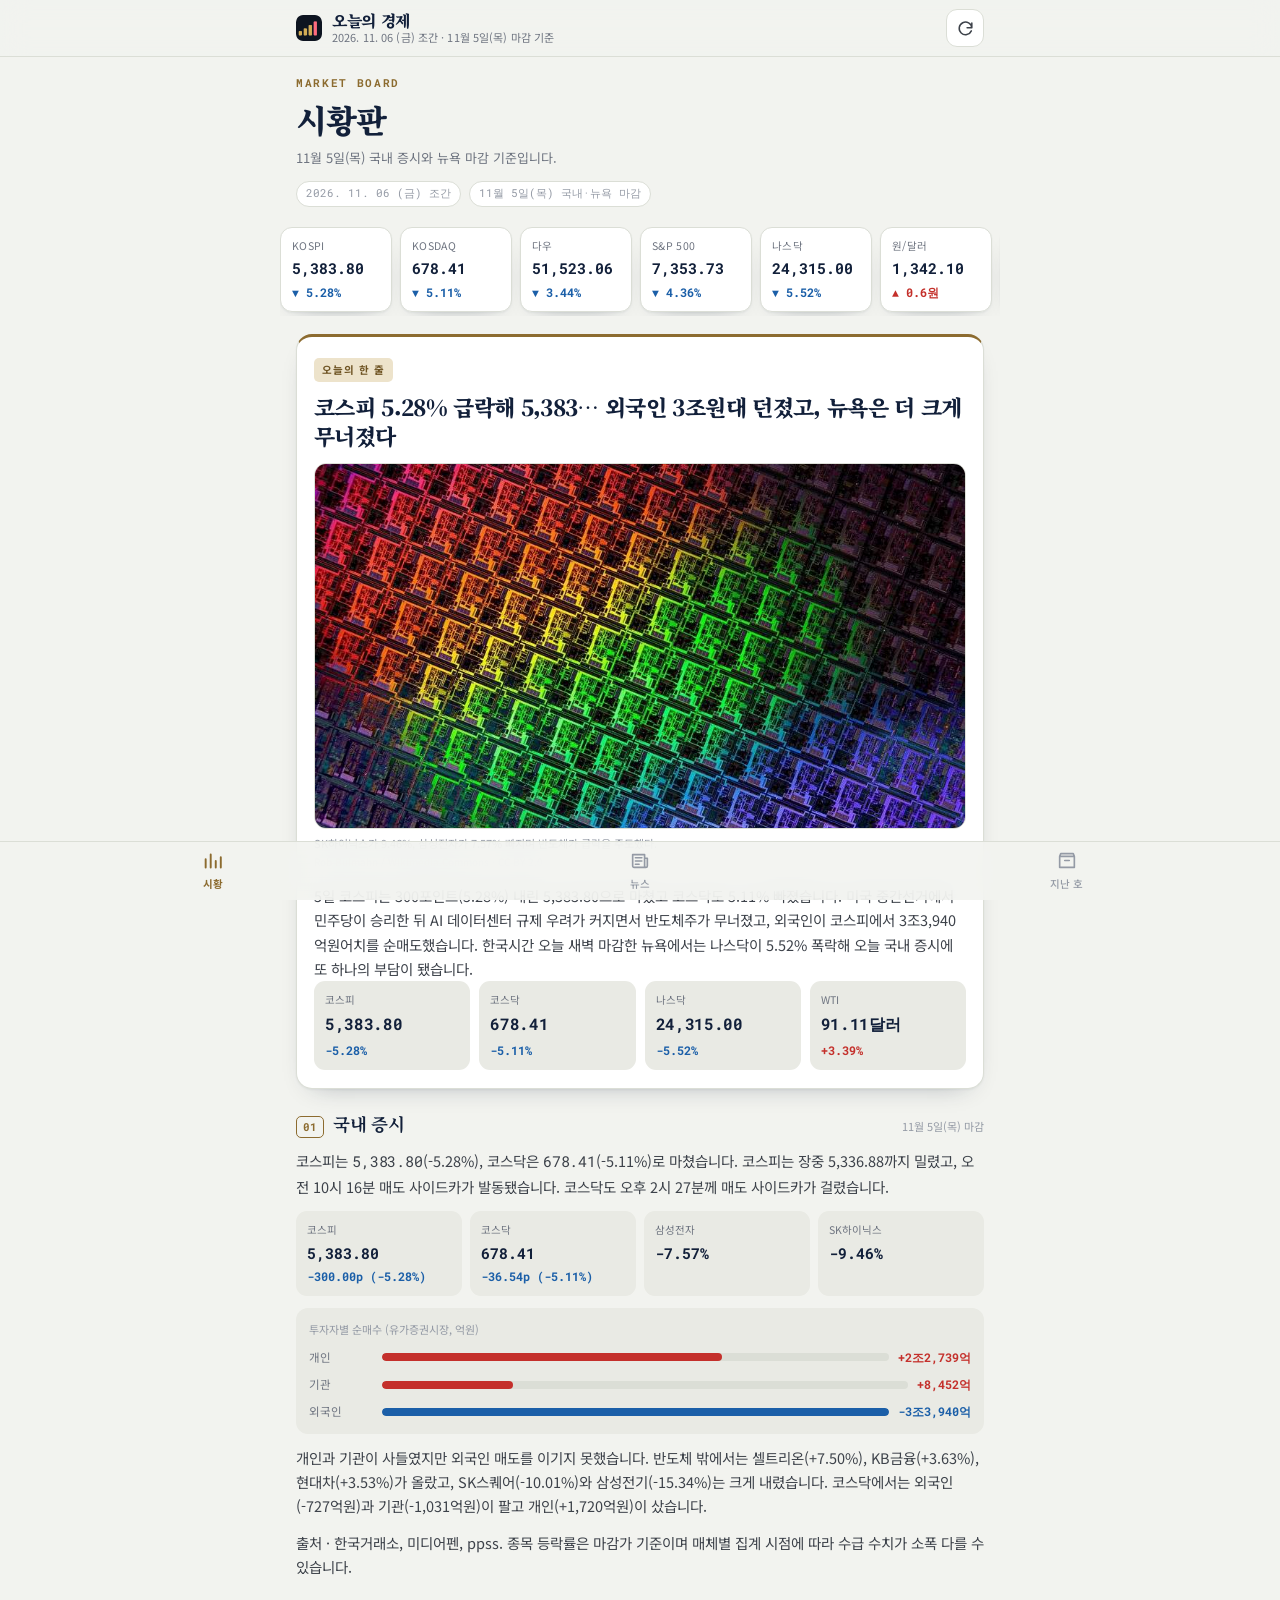
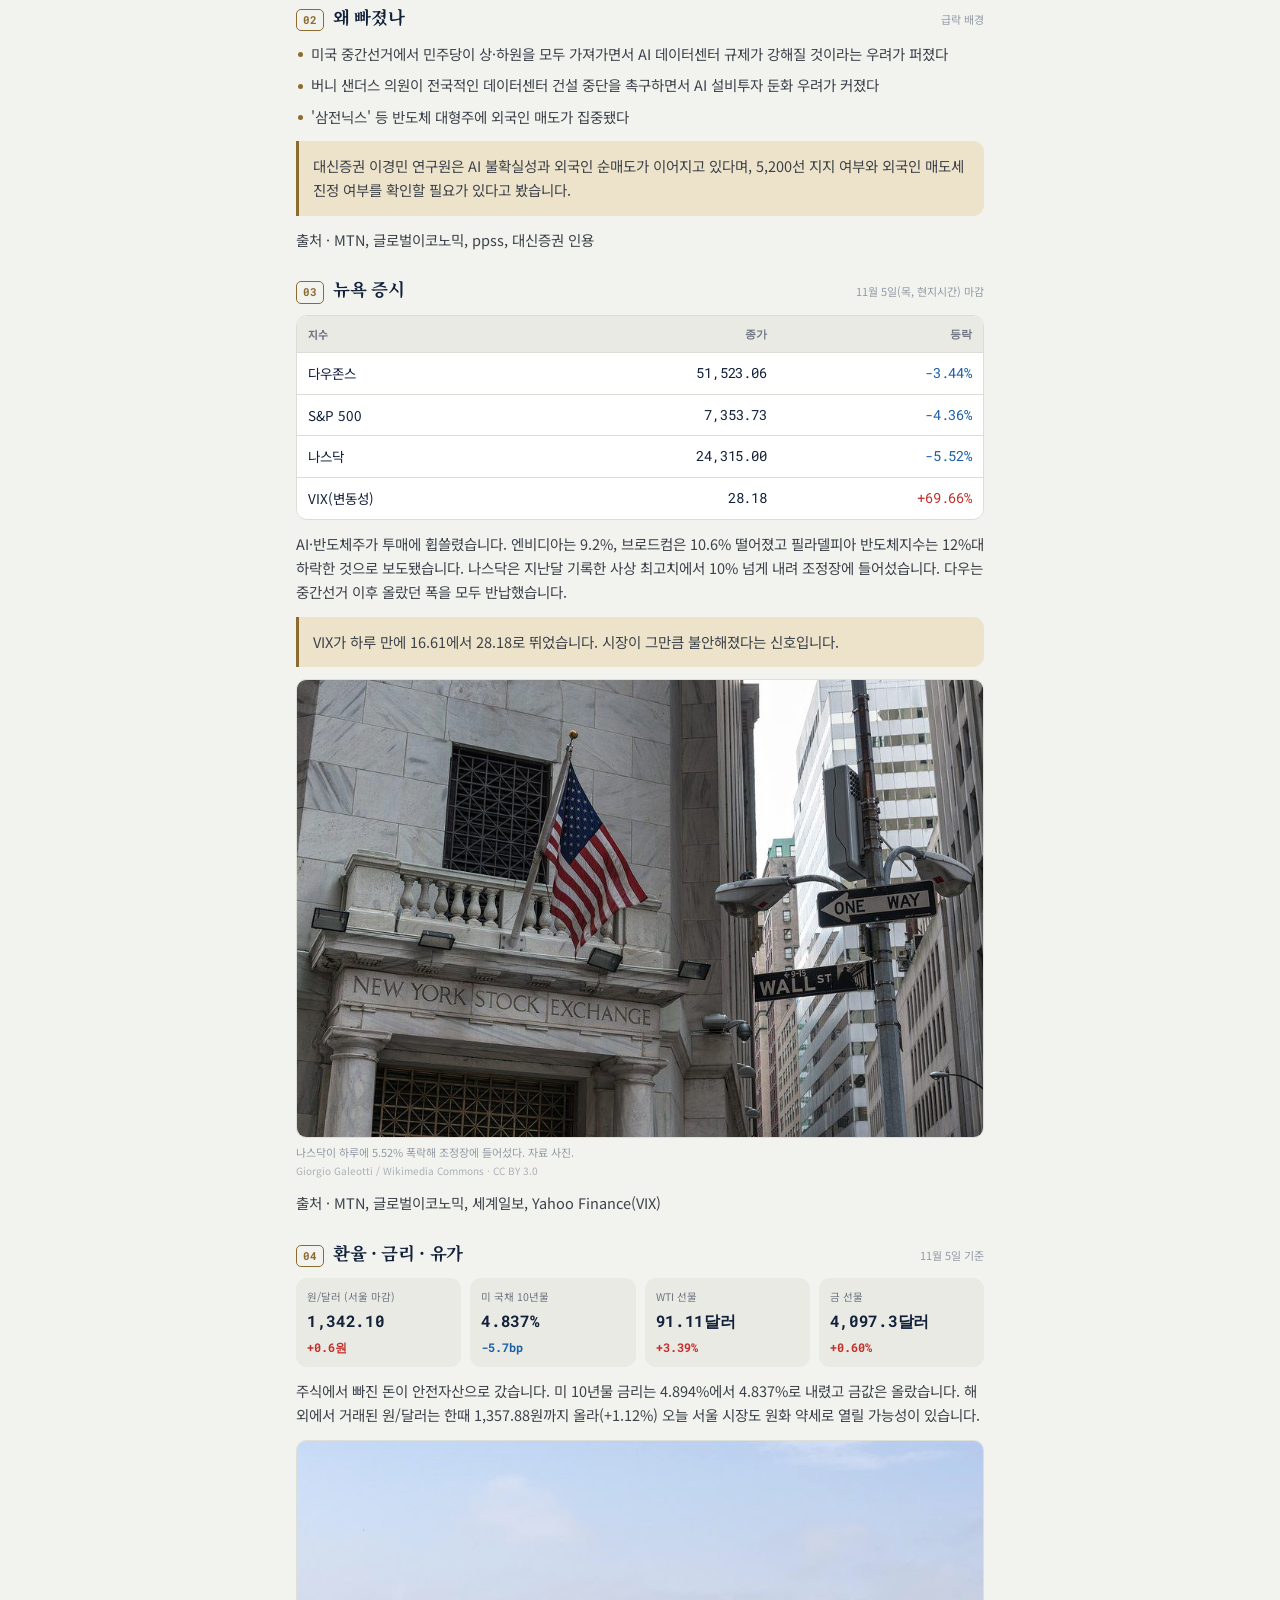
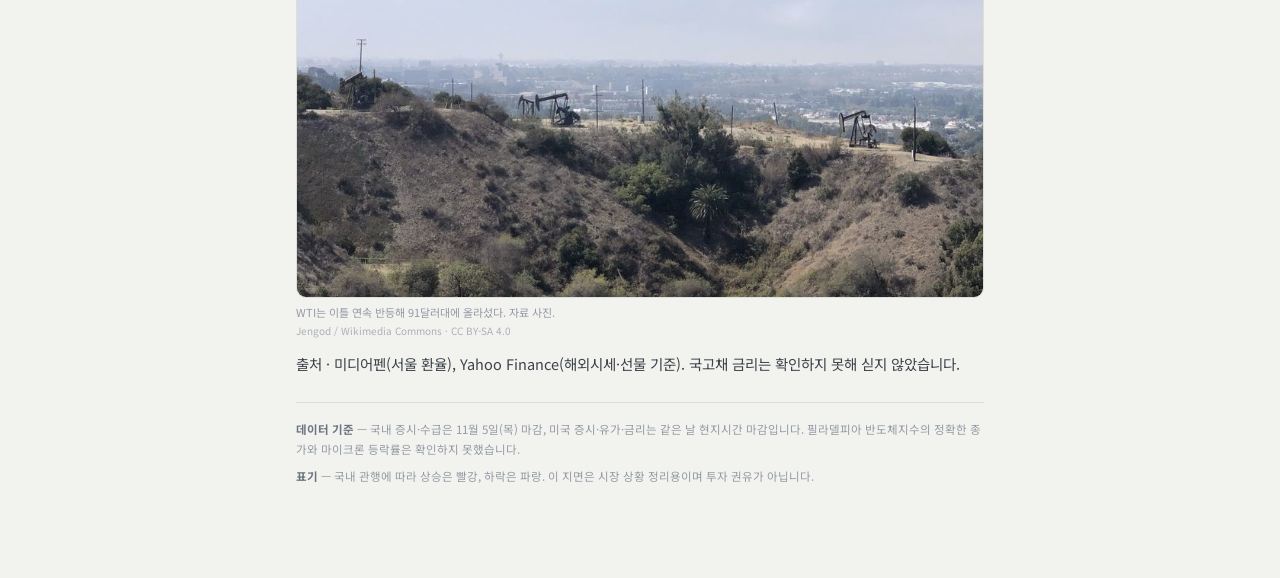
<file: index.html>
<!doctype html>
<html lang="ko">
<head>
<meta charset="utf-8">
<meta name="viewport" content="width=device-width,initial-scale=1,viewport-fit=cover">
<title>오늘의 경제</title>
<meta name="description" content="매일 아침 갱신되는 한국·미국 증시 시황과 경제 뉴스 브리핑">
<!-- 개인용 페이지 — 검색 결과에 노출되지 않게 한다 (주소를 아는 사람만 열람).
     프로젝트 Pages 는 robots.txt 가 도메인 루트에서만 읽히므로 이 메타 태그가 실제로 일하는 쪽이다. -->
<meta name="robots" content="noindex, nofollow, noarchive">
<meta name="theme-color" content="#F2F3EF" media="(prefers-color-scheme: light)">
<meta name="theme-color" content="#0D1420" media="(prefers-color-scheme: dark)">
<meta name="mobile-web-app-capable" content="yes">
<meta name="apple-mobile-web-app-capable" content="yes">
<meta name="apple-mobile-web-app-title" content="오늘의 경제">
<meta name="apple-mobile-web-app-status-bar-style" content="black-translucent">
<link rel="manifest" href="manifest.webmanifest">
<link rel="icon" type="image/png" sizes="192x192" href="icons/icon-192.png">
<link rel="icon" type="image/png" sizes="512x512" href="icons/icon-512.png">
<link rel="apple-touch-icon" href="icons/icon-192.png">
<link rel="preconnect" href="https://fonts.googleapis.com">
<link rel="preconnect" href="https://fonts.gstatic.com" crossorigin>
<link rel="stylesheet" href="https://fonts.googleapis.com/css2?family=Noto+Serif+KR:wght@600;700;900&family=Noto+Sans+KR:wght@400;500;700&family=Roboto+Mono:wght@500;700&display=swap">
<link rel="stylesheet" href="styles.css">
</head>
<body>

<div class="app">

  <header class="topbar" id="topbar">
    <div class="topbar-in">
      <div class="brand">
        <img class="brand-mark" src="icons/icon-192.png" alt="" width="26" height="26">
        <div class="brand-text">
          <span class="brand-name" id="brandName">오늘의 경제</span>
          <span class="brand-sub" id="brandSub">불러오는 중…</span>
        </div>
      </div>
      <button class="icon-btn" id="refreshBtn" type="button" aria-label="새로고침">
        <svg viewBox="0 0 24 24" aria-hidden="true"><path d="M20 11a8 8 0 1 0-.6 4M20 5v6h-6"/></svg>
      </button>
    </div>
    <div class="sync" id="sync" hidden></div>
  </header>

  <main class="views" id="views">
    <section class="view" id="view-market" role="tabpanel" aria-labelledby="tab-market"></section>
    <section class="view" id="view-news" role="tabpanel" aria-labelledby="tab-news" hidden></section>
    <section class="view" id="view-archive" role="tabpanel" aria-labelledby="tab-archive" hidden></section>
  </main>

  <nav class="tabbar" role="tablist" aria-label="섹션">
    <button class="tab is-on" id="tab-market" role="tab" data-tab="market" aria-selected="true" type="button">
      <svg viewBox="0 0 24 24" aria-hidden="true"><path d="M4 19V10M9.5 19V5M15 19v-7M20.5 19v-11"/></svg>
      <span>시황</span>
    </button>
    <button class="tab" id="tab-news" role="tab" data-tab="news" aria-selected="false" type="button">
      <svg viewBox="0 0 24 24" aria-hidden="true"><path d="M4 5h13v14H5.5A1.5 1.5 0 0 1 4 17.5zM17 9h3v8.5a1.5 1.5 0 0 1-3 0zM7 8.5h7M7 12h7M7 15.5h4"/></svg>
      <span>뉴스</span>
    </button>
    <button class="tab" id="tab-archive" role="tab" data-tab="archive" aria-selected="false" type="button">
      <svg viewBox="0 0 24 24" aria-hidden="true"><path d="M4 7h16v12H4zM4 7l1.2-3h13.6L20 7M9.5 11.5h5"/></svg>
      <span>지난 호</span>
    </button>
  </nav>

</div>

<div class="toast" id="toast" role="status" aria-live="polite" hidden></div>

<div class="install" id="install" hidden>
  <div class="install-txt">
    <b>홈 화면에 추가</b>
    <span id="installHint">앱처럼 아이콘으로 바로 열 수 있어요.</span>
  </div>
  <div class="install-act">
    <button class="btn" id="installBtn" type="button" hidden>설치</button>
    <button class="btn ghost" id="installClose" type="button">닫기</button>
  </div>
</div>

<script src="app.js"></script>
</body>
</html>
</file>
<file: styles.css>
/* ── 오늘의 경제 · 모바일 브리핑 앱 ───────────────────────────── */

:root{
  --bg:#F2F3EF;
  --surface:#FFFFFF;
  --surface-2:#E9EAE4;
  --line:#DBDED6;
  --line-strong:#C4C8BE;
  --ink:#12203A;
  --ink-2:#3D424A;
  --muted:#6E7480;
  --faint:#949AA5;
  --accent:#8C6B2F;
  --accent-2:#6E5322;
  --accent-soft:#EDE3CB;
  /* 국내 관행: 상승 빨강 · 하락 파랑 */
  --up:#C4302B;  --up-soft:#F7E2E4;
  --down:#1B5FA8; --down-soft:#E2EAF7;
  --flat:#6E7480; --flat-soft:#E9EAE4;
  /* 분야 색 */
  --c1:#1F6FB2; --c2:#C2562E; --c3:#0E8A63; --c4:#7A4E9E; --c5:#9A7410;
  --shadow:0 1px 2px rgba(18,32,58,.05), 0 10px 26px -18px rgba(18,32,58,.45);
  --topbar-h:56px;
  --tabbar-h:58px;
  --serif:"Noto Serif KR", Batang, serif;
  --sans:"Noto Sans KR", -apple-system, BlinkMacSystemFont, "Malgun Gothic", sans-serif;
  --mono:"Roboto Mono", ui-monospace, SFMono-Regular, Menlo, monospace;
}
@media (prefers-color-scheme: dark){
  :root:not([data-theme="light"]){
    --bg:#0D1420; --surface:#141F30; --surface-2:#1B283C;
    --line:#26324A; --line-strong:#33415C;
    --ink:#EDEFE7; --ink-2:#C3CAD6; --muted:#AAB3C4; --faint:#7C879C;
    --accent:#D2AC55; --accent-2:#E7C775; --accent-soft:#2C2610;
    --up:#FF6B7E; --up-soft:#331A20;
    --down:#6FA3FF; --down-soft:#17273F;
    --flat:#AAB3C4; --flat-soft:#1B283C;
    --c1:#5FA3DC; --c2:#E0855C; --c3:#3FB894; --c4:#AE86D0; --c5:#C9A34A;
    --shadow:0 1px 2px rgba(0,0,0,.35), 0 10px 28px -18px rgba(0,0,0,.9);
  }
}
:root[data-theme="dark"]{
  --bg:#0D1420; --surface:#141F30; --surface-2:#1B283C;
  --line:#26324A; --line-strong:#33415C;
  --ink:#EDEFE7; --ink-2:#C3CAD6; --muted:#AAB3C4; --faint:#7C879C;
  --accent:#D2AC55; --accent-2:#E7C775; --accent-soft:#2C2610;
  --up:#FF6B7E; --up-soft:#331A20;
  --down:#6FA3FF; --down-soft:#17273F;
  --flat:#AAB3C4; --flat-soft:#1B283C;
  --c1:#5FA3DC; --c2:#E0855C; --c3:#3FB894; --c4:#AE86D0; --c5:#C9A34A;
}

*{ box-sizing:border-box; }
/* display 를 지정한 요소(.install 등)에서도 hidden 속성이 이기도록 */
[hidden]{ display:none !important; }
html{ -webkit-text-size-adjust:100%; }
body{
  margin:0; background:var(--bg); color:var(--ink);
  font-family:var(--sans); font-size:15px; line-height:1.68;
  overscroll-behavior-y:none;
  -webkit-font-smoothing:antialiased;
}
.num{ font-family:var(--mono); font-variant-numeric:tabular-nums; letter-spacing:-.01em; }
.up{ color:var(--up); } .down{ color:var(--down); } .flat{ color:var(--flat); }
b,strong{ font-weight:700; }

/* ── 상단바 ───────────────────────────────────────────────── */
.topbar{
  position:sticky; top:0; z-index:30;
  background:var(--bg);
  border-bottom:1px solid var(--line);
  padding-top:env(safe-area-inset-top);
}
@supports (backdrop-filter:blur(1px)) or (-webkit-backdrop-filter:blur(1px)){
  .topbar{
    background:color-mix(in srgb, var(--bg) 86%, transparent);
    backdrop-filter:saturate(180%) blur(14px);
    -webkit-backdrop-filter:saturate(180%) blur(14px);
  }
}
.topbar-in{
  height:var(--topbar-h); display:flex; align-items:center; justify-content:space-between;
  gap:12px; padding:0 16px; max-width:720px; margin:0 auto;
}
.brand{ display:flex; align-items:center; gap:10px; min-width:0; }
.brand-mark{ border-radius:7px; flex:none; display:block; }
.brand-text{ display:flex; flex-direction:column; min-width:0; line-height:1.25; }
.brand-name{ font-family:var(--serif); font-weight:900; font-size:16px; letter-spacing:-.02em; }
.brand-sub{
  font-size:11px; color:var(--muted); white-space:nowrap;
  overflow:hidden; text-overflow:ellipsis; letter-spacing:.01em;
}
.icon-btn{
  flex:none; width:38px; height:38px; border-radius:11px; border:1px solid var(--line);
  background:var(--surface); color:var(--ink-2); display:grid; place-items:center; cursor:pointer;
  -webkit-tap-highlight-color:transparent;
}
.icon-btn svg{ width:19px; height:19px; fill:none; stroke:currentColor; stroke-width:1.9; stroke-linecap:round; stroke-linejoin:round; }
.icon-btn:active{ background:var(--surface-2); }
.icon-btn.is-busy svg{ animation:spin .9s linear infinite; }
@keyframes spin{ to{ transform:rotate(360deg); } }

.sync{
  font-size:11.5px; text-align:center; padding:5px 16px;
  background:var(--accent-soft); color:var(--accent-2); border-top:1px solid var(--line);
}

/* ── 본문 ─────────────────────────────────────────────────── */
.views{
  max-width:720px; margin:0 auto;
  padding:18px 16px calc(var(--tabbar-h) + env(safe-area-inset-bottom) + 26px);
}
.view[hidden]{ display:none; }

/* 발행 헤더 */
.mast{ margin-bottom:20px; }
.mast .kicker{
  font-family:var(--mono); font-size:10.5px; font-weight:700; letter-spacing:.16em;
  text-transform:uppercase; color:var(--accent); margin-bottom:7px;
}
.mast h1{
  font-family:var(--serif); font-weight:900; font-size:27px; line-height:1.24;
  letter-spacing:-.03em; margin:0 0 8px;
}
.mast .sub{ margin:0; font-size:13px; color:var(--muted); }
.stamp{
  display:flex; flex-wrap:wrap; gap:5px 8px; margin-top:12px;
  font-family:var(--mono); font-size:10.5px; color:var(--faint);
}
.stamp span{
  border:1px solid var(--line); border-radius:999px; padding:3px 9px; background:var(--surface);
}

/* 티커 */
.ticker{
  display:grid; grid-auto-flow:column; grid-auto-columns:minmax(112px,1fr);
  gap:8px; overflow-x:auto; margin:0 -16px 18px; padding:0 16px 4px;
  scroll-snap-type:x proximity; scrollbar-width:none;
}
.ticker::-webkit-scrollbar{ display:none; }
.tick{
  scroll-snap-align:start; background:var(--surface); border:1px solid var(--line);
  border-radius:12px; padding:9px 11px; box-shadow:var(--shadow);
}
.tick .lbl{ display:block; font-size:10.5px; color:var(--muted); letter-spacing:.03em; margin-bottom:3px; }
.tick .v{ display:block; font-family:var(--mono); font-size:14.5px; font-weight:700; }
.tick .d{ display:block; font-family:var(--mono); font-size:11.5px; font-weight:700; margin-top:1px; }

/* 히어로 */
.hero{
  background:var(--surface); border:1px solid var(--line); border-radius:16px;
  padding:18px 17px; box-shadow:var(--shadow); margin-bottom:20px;
  border-top:3px solid var(--accent);
}
.hero .tier{
  display:inline-block; font-size:10.5px; font-weight:700; letter-spacing:.1em;
  color:var(--accent-2); background:var(--accent-soft); border-radius:5px;
  padding:3px 8px; margin-bottom:10px;
}
.hero h2{
  font-family:var(--serif); font-weight:900; font-size:22px; line-height:1.34;
  letter-spacing:-.03em; margin:0 0 10px;
}
.hero p{ margin:0; font-size:14.5px; color:var(--ink-2); }
.kpis{ display:grid; grid-template-columns:repeat(2,1fr); gap:9px; margin-top:15px; }
.kpi{
  background:var(--surface-2); border-radius:11px; padding:10px 11px;
  display:flex; flex-direction:column; gap:2px;
}
.kpi .n{ font-size:10.5px; color:var(--muted); }
.kpi .v{ font-family:var(--mono); font-size:16px; font-weight:700; letter-spacing:-.02em; }
.kpi .d{ font-family:var(--mono); font-size:12px; font-weight:700; }

/* 섹션 */
.sec{ margin-bottom:22px; }
.sec-head{ display:flex; flex-wrap:wrap; align-items:baseline; gap:4px 9px; margin-bottom:11px; }
.sec-head .no{
  font-family:var(--mono); font-size:11px; font-weight:700; color:var(--accent);
  border:1px solid var(--accent); border-radius:5px; padding:1px 6px; flex:none;
}
.sec-head h3{
  font-family:var(--serif); font-weight:700; font-size:17.5px; letter-spacing:-.02em;
  margin:0; flex:1; min-width:0;
}
.sec-head .note{ font-size:11px; color:var(--faint); flex:none; }

/* 분야 카드 (뉴스 탭) */
.card{
  background:var(--surface); border:1px solid var(--line); border-radius:15px;
  overflow:hidden; box-shadow:var(--shadow); margin-bottom:14px;
}
.card > .accent{ height:4px; background:var(--cat,var(--accent)); }
.card > .body{ padding:16px 15px 15px; }
.tagrow{ display:flex; align-items:center; justify-content:space-between; gap:10px; margin-bottom:9px; }
.tag{
  font-size:10.5px; font-weight:700; letter-spacing:.04em; color:var(--cat,var(--accent));
  border:1px solid var(--cat,var(--accent)); border-radius:999px; padding:2px 9px;
}
.tagrow .n{ font-family:var(--mono); font-size:10.5px; color:var(--faint); letter-spacing:.1em; }
.card h4{
  font-family:var(--serif); font-weight:700; font-size:18px; line-height:1.38;
  letter-spacing:-.03em; margin:0 0 11px;
}

/* 블록 */
.blk{ margin:0 0 12px; }
.blk:last-child{ margin-bottom:0; }
p.blk{ font-size:14.5px; color:var(--ink-2); }
ul.blk{ margin:0 0 12px; padding-left:0; list-style:none; }
ul.blk li{
  position:relative; padding-left:15px; margin-bottom:7px; font-size:14.5px; color:var(--ink-2);
}
ul.blk li:last-child{ margin-bottom:0; }
ul.blk li::before{
  content:""; position:absolute; left:2px; top:.72em; width:5px; height:5px;
  border-radius:50%; background:var(--cat,var(--accent));
}
.callout{
  background:var(--accent-soft); border-left:3px solid var(--accent);
  border-radius:0 11px 11px 0; padding:13px 14px; font-size:14.5px; color:var(--ink-2);
}
.term{
  background:var(--surface-2); border-radius:11px; padding:11px 13px;
  font-size:13px; color:var(--ink-2); line-height:1.62;
}
.term b{ display:block; color:var(--ink); margin-bottom:2px; }
.cap{ font-size:11px; color:var(--faint); margin:0; }

/* 사진 */
.photo{ margin:0 0 13px; }
.photo img{
  display:block; width:100%; height:auto; object-fit:cover;
  border-radius:10px; border:1px solid var(--line);
  background:var(--surface-2);
  filter:saturate(.94) contrast(1.02);
  aspect-ratio:3/2;
}
:root[data-theme="dark"] .photo img{ filter:saturate(.9) contrast(1.02) brightness(.92); }
@media (prefers-color-scheme: dark){
  :root:not([data-theme="light"]) .photo img{ filter:saturate(.9) contrast(1.02) brightness(.92); }
}
.photo figcaption{
  font-size:11px; color:var(--faint); line-height:1.55; margin-top:6px;
}
/* 사진 저작자·라이선스 표기 (CC 라이선스 의무) */
.photo figcaption .credit{
  display:block; margin-top:2px; font-size:10px; opacity:.75;
}
/* 카드 안에서는 본문 폭을 꽉 채워 신문 사진처럼 */
.photo-card img{ aspect-ratio:16/10; }
.photo-hero img{ aspect-ratio:16/9; border-radius:12px; }
.photo-hero{ margin:12px 0 14px; }

/* 통계 타일 */
.stats{ display:grid; grid-template-columns:repeat(2,1fr); gap:8px; }
.stat{ background:var(--surface-2); border-radius:11px; padding:10px 11px; }
.stat .lbl{ display:block; font-size:10.5px; color:var(--muted); margin-bottom:2px; }
.stat .v{ display:block; font-family:var(--mono); font-size:15px; font-weight:700; }
.stat .d{ display:block; font-family:var(--mono); font-size:11.5px; font-weight:700; margin-top:1px; }

/* 가로 막대 */
.figure{ background:var(--surface-2); border-radius:12px; padding:12px 13px; }
.figure .cap{ margin-bottom:9px; }
.hbar{ display:flex; flex-direction:column; gap:8px; }
.hbar .row{ display:grid; grid-template-columns:64px 1fr auto; align-items:center; gap:9px; }
.hbar .lb{ font-size:11.5px; color:var(--muted); white-space:nowrap; overflow:hidden; text-overflow:ellipsis; }
.hbar .track{ height:8px; border-radius:999px; background:var(--line); overflow:hidden; }
.hbar .fill{ display:block; height:100%; border-radius:999px; transform-origin:left; animation:grow .55s cubic-bezier(.2,.7,.3,1) both; }
@keyframes grow{ from{ transform:scaleX(0); } to{ transform:scaleX(1); } }
.hbar .vl{ font-family:var(--mono); font-size:11.5px; font-weight:700; white-space:nowrap; }

/* 표 */
.tbl-wrap{ overflow-x:auto; -webkit-overflow-scrolling:touch; border-radius:11px; border:1px solid var(--line); }
table{ width:100%; border-collapse:collapse; background:var(--surface); font-size:13.5px; }
th,td{ padding:9px 11px; text-align:left; border-bottom:1px solid var(--line); white-space:nowrap; }
th{ background:var(--surface-2); font-size:11px; font-weight:700; color:var(--muted); letter-spacing:.04em; }
tr:last-child td{ border-bottom:none; }
td.num,th.num{ text-align:right; }

/* 타임라인 */
.tl{ list-style:none; margin:0; padding:0 0 0 6px; }
.tl li{ position:relative; padding:0 0 14px 20px; border-left:1.5px solid var(--line); }
.tl li:last-child{ padding-bottom:0; border-left-color:transparent; }
.tl li::before{
  content:""; position:absolute; left:-5.5px; top:5px; width:9px; height:9px; border-radius:50%;
  background:var(--surface); border:2px solid var(--line-strong);
}
.tl li.on::before{ background:var(--accent); border-color:var(--accent); }
.tl .when{ display:block; font-family:var(--mono); font-size:11px; font-weight:700; color:var(--accent); margin-bottom:2px; }
.tl .what{ font-size:13.5px; color:var(--ink-2); }

/* 용어 */
.terms{ display:flex; flex-direction:column; gap:9px; }
.tg{
  background:var(--surface); border:1px solid var(--line);
  border-left:3px solid var(--cat,var(--accent)); border-radius:0 11px 11px 0;
  padding:11px 13px; font-size:13px; color:var(--ink-2); line-height:1.6;
}
.tg b{ display:block; color:var(--ink); font-size:13.5px; margin-bottom:2px; }

/* 푸터 */
.foot{
  margin-top:26px; padding-top:16px; border-top:1px solid var(--line);
  font-size:11.5px; color:var(--faint); line-height:1.75;
}
.foot b{ color:var(--muted); }
.foot p{ margin:0 0 7px; }

/* 지난 호 */
.arch{ display:flex; flex-direction:column; gap:8px; }
.arch-item{
  display:flex; align-items:center; justify-content:space-between; gap:12px; width:100%;
  background:var(--surface); border:1px solid var(--line); border-radius:12px;
  padding:13px 15px; text-align:left; font:inherit; color:inherit; cursor:pointer;
  -webkit-tap-highlight-color:transparent;
}
.arch-item:active{ background:var(--surface-2); }
.arch-item.is-on{ border-color:var(--accent); background:var(--accent-soft); }
.arch-item .d{ font-family:var(--mono); font-size:13.5px; font-weight:700; flex:none; }
.arch-item .t{ font-size:12px; color:var(--muted); flex:1; min-width:0; overflow:hidden; text-overflow:ellipsis; white-space:nowrap; }
.arch-badge{
  font-size:10.5px; font-weight:700; color:var(--accent-2); background:var(--accent-soft);
  border-radius:999px; padding:2px 8px; flex:none;
}

/* 상태 */
.state{ text-align:center; padding:52px 20px; color:var(--muted); }
.state .big{ font-size:30px; margin-bottom:10px; }
.state p{ margin:0 0 14px; font-size:13.5px; }
.btn{
  font:inherit; font-weight:700; font-size:13px; border:none; border-radius:10px;
  padding:9px 16px; cursor:pointer; background:var(--accent); color:#FFFFFF;
  -webkit-tap-highlight-color:transparent;
}
.btn.ghost{ background:transparent; color:var(--muted); border:1px solid var(--line-strong); }

.skel{ background:var(--surface-2); border-radius:12px; animation:pulse 1.4s ease-in-out infinite; }
@keyframes pulse{ 0%,100%{ opacity:1; } 50%{ opacity:.5; } }

/* ── 하단 탭바 ────────────────────────────────────────────── */
.tabbar{
  position:fixed; left:0; right:0; bottom:0; z-index:40;
  display:grid; grid-template-columns:repeat(3,1fr);
  background:var(--bg);
  border-top:1px solid var(--line);
  padding-bottom:env(safe-area-inset-bottom);
}
@supports (backdrop-filter:blur(1px)) or (-webkit-backdrop-filter:blur(1px)){
  .tabbar{
    background:color-mix(in srgb, var(--bg) 88%, transparent);
    backdrop-filter:saturate(180%) blur(14px);
    -webkit-backdrop-filter:saturate(180%) blur(14px);
  }
}
.tab{
  height:var(--tabbar-h); border:none; background:none; cursor:pointer;
  display:flex; flex-direction:column; align-items:center; justify-content:center; gap:3px;
  font:inherit; font-size:10.5px; font-weight:500; color:var(--faint);
  -webkit-tap-highlight-color:transparent;
}
.tab svg{ width:22px; height:22px; fill:none; stroke:currentColor; stroke-width:1.8; stroke-linecap:round; stroke-linejoin:round; }
.tab.is-on{ color:var(--accent); font-weight:700; }
.tab.is-on svg{ stroke-width:2.1; }

/* 토스트 · 설치 배너 */
.toast{
  position:fixed; left:50%; transform:translateX(-50%);
  bottom:calc(var(--tabbar-h) + env(safe-area-inset-bottom) + 16px); z-index:60;
  background:var(--ink); color:var(--bg); font-size:12.5px; font-weight:500;
  padding:9px 16px; border-radius:999px; box-shadow:var(--shadow); max-width:88vw; text-align:center;
}
.install{
  position:fixed; left:12px; right:12px; z-index:50;
  bottom:calc(var(--tabbar-h) + env(safe-area-inset-bottom) + 12px);
  display:flex; align-items:center; justify-content:space-between; gap:12px;
  background:var(--surface); border:1px solid var(--line-strong); border-radius:14px;
  padding:12px 14px; box-shadow:var(--shadow); max-width:696px; margin:0 auto;
}
.install-txt{ display:flex; flex-direction:column; min-width:0; }
.install-txt b{ font-size:13.5px; }
.install-txt span{ font-size:11.5px; color:var(--muted); }
.install-act{ display:flex; gap:7px; flex:none; }

@media (min-width:600px){
  .kpis{ grid-template-columns:repeat(4,1fr); }
  .stats{ grid-template-columns:repeat(4,1fr); }
  .mast h1{ font-size:32px; }
}
@media (prefers-reduced-motion:reduce){
  *,*::before,*::after{ animation-duration:.001ms !important; transition-duration:.001ms !important; }
}
</file>
